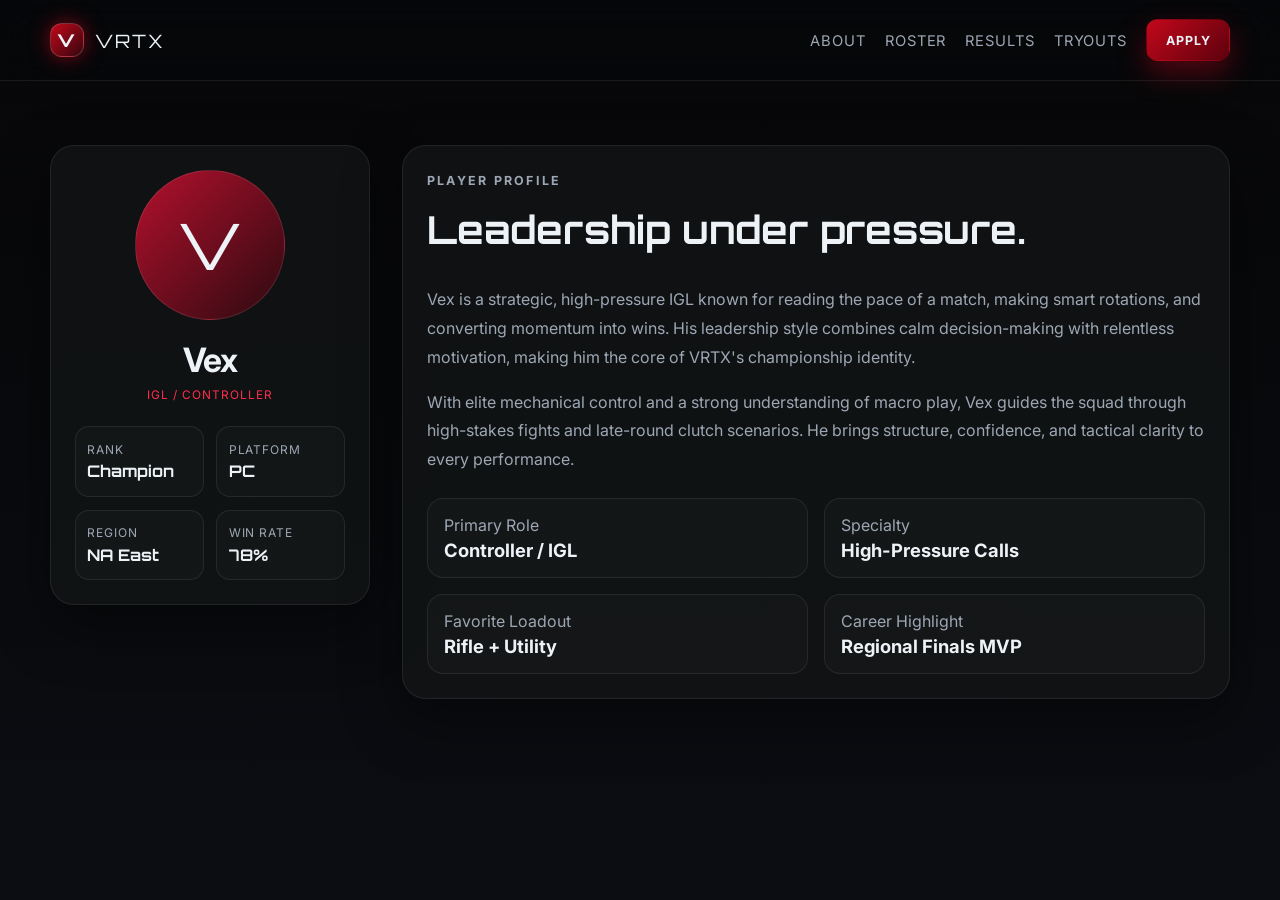
<file: player.html>
<!DOCTYPE html>
<html lang="en">
  <head>
    <meta charset="UTF-8" />
    <meta name="viewport" content="width=device-width, initial-scale=1.0" />
    <title>Vex | VRTX Esports</title>
    <link rel="preconnect" href="https://fonts.googleapis.com" />
    <link rel="preconnect" href="https://fonts.gstatic.com" crossorigin />
    <link
      href="https://fonts.googleapis.com/css2?family=Inter:wght@400;500;600;700;800;900&family=Orbitron:wght@500;700;800;900&display=swap"
      rel="stylesheet"
    />
    <link rel="stylesheet" href="styles.css" />
    <style>
      body {
        background: linear-gradient(180deg, #070708 0%, #0b0d12 100%);
      }

      .player-page {
        padding: 4rem 0 5rem;
      }

      .profile-shell {
        display: grid;
        grid-template-columns: 320px 1fr;
        gap: 2rem;
        align-items: start;
      }

      .profile-card,
      .info-card {
        background: rgba(17, 19, 21, 0.9);
        border: 1px solid var(--line);
        border-radius: 24px;
        box-shadow: var(--card-shadow);
      }

      .profile-card {
        padding: 1.5rem;
      }

      .profile-avatar {
        width: 150px;
        height: 150px;
        border-radius: 50%;
        display: grid;
        place-items: center;
        margin: 0 auto 1.2rem;
        background: linear-gradient(135deg, #b4102d, #2c0a10);
        font-family: "Orbitron", sans-serif;
        font-size: 4rem;
        border: 1px solid rgba(255,255,255,0.1);
      }

      .profile-card h1 {
        margin: 0;
        text-align: center;
        font-size: 2.1rem;
        letter-spacing: -0.03em;
      }

      .role-tag {
        display: block;
        text-align: center;
        margin-top: 0.5rem;
        color: var(--red-bright);
        letter-spacing: 0.08em;
        text-transform: uppercase;
        font-size: 0.74rem;
      }

      .profile-stats {
        display: grid;
        grid-template-columns: repeat(2, minmax(120px, 1fr));
        gap: 0.8rem;
        margin-top: 1.5rem;
      }

      .profile-stats div {
        padding: 0.9rem 0.7rem;
        border-radius: 14px;
        background: rgba(255,255,255,0.02);
        border: 1px solid var(--line);
      }

      .profile-stats span {
        color: var(--muted);
        display: block;
        margin-bottom: 0.3rem;
        font-size: 0.75rem;
        letter-spacing: 0.08em;
        text-transform: uppercase;
      }

      .profile-stats strong {
        font-family: "Orbitron", sans-serif;
      }

      .info-card {
        padding: 1.5rem;
      }

      .info-card h2 {
        margin-top: 0;
        font-size: clamp(1.8rem, 3vw, 2.4rem);
        font-family: "Orbitron", sans-serif;
      }

      .info-card p {
        color: var(--muted);
        line-height: 1.8;
      }

      .summary-grid {
        display: grid;
        grid-template-columns: repeat(2, minmax(180px, 1fr));
        gap: 1rem;
        margin-top: 1.5rem;
      }

      .summary-grid div {
        padding: 1rem;
        border: 1px solid var(--line);
        border-radius: 16px;
        background: rgba(255,255,255,0.02);
      }

      .summary-grid span {
        display: block;
        color: var(--muted);
        margin-bottom: 0.25rem;
      }

      .summary-grid strong {
        font-size: 1.15rem;
      }

      @media (max-width: 820px) {
        .profile-shell {
          grid-template-columns: 1fr;
        }
      }
    </style>
  </head>
  <body>
    <header class="site-header">
      <nav class="nav container">
        <a href="index.html" class="brand" aria-label="VRTX home">
          <span class="brand-mark">V</span>
          <span class="brand-text">VRTX</span>
        </a>
        <div class="nav-panel open">
          <ul class="nav-links">
            <li><a href="index.html#about">About</a></li>
            <li><a href="index.html#roster">Roster</a></li>
            <li><a href="index.html#results">Results</a></li>
            <li><a href="index.html#tryouts">Tryouts</a></li>
          </ul>
          <a href="index.html#tryouts" class="btn btn-primary small">Apply</a>
        </div>
      </nav>
    </header>

    <main class="player-page">
      <div class="container profile-shell">
        <aside class="profile-card">
          <div class="profile-avatar">V</div>
          <h1>Vex</h1>
          <span class="role-tag">IGL / Controller</span>

          <div class="profile-stats">
            <div>
              <span>Rank</span>
              <strong>Champion</strong>
            </div>
            <div>
              <span>Platform</span>
              <strong>PC</strong>
            </div>
            <div>
              <span>Region</span>
              <strong>NA East</strong>
            </div>
            <div>
              <span>Win Rate</span>
              <strong>78%</strong>
            </div>
          </div>
        </aside>

        <section class="info-card">
          <p class="eyebrow">PLAYER PROFILE</p>
          <h2>Leadership under pressure.</h2>
          <p>
            Vex is a strategic, high-pressure IGL known for reading the pace of a match,
            making smart rotations, and converting momentum into wins. His leadership style
            combines calm decision-making with relentless motivation, making him the core
            of VRTX's championship identity.
          </p>
          <p>
            With elite mechanical control and a strong understanding of macro play, Vex guides
            the squad through high-stakes fights and late-round clutch scenarios. He brings
            structure, confidence, and tactical clarity to every performance.
          </p>

          <div class="summary-grid">
            <div>
              <span>Primary Role</span>
              <strong>Controller / IGL</strong>
            </div>
            <div>
              <span>Specialty</span>
              <strong>High-Pressure Calls</strong>
            </div>
            <div>
              <span>Favorite Loadout</span>
              <strong>Rifle + Utility</strong>
            </div>
            <div>
              <span>Career Highlight</span>
              <strong>Regional Finals MVP</strong>
            </div>
          </div>
        </section>
      </div>
    </main>
  </body>
</html>
</file>
<file: styles.css>
* {
  box-sizing: border-box;
}

:root {
  --bg: #070708;
  --bg-soft: #111419;
  --panel: rgba(18, 19, 21, 0.88);
  --panel-strong: rgba(17, 17, 19, 0.96);
  --line: rgba(255, 255, 255, 0.08);
  --text: #edf2f7;
  --muted: #9da7b4;
  --red: #c2081b;
  --red-bright: #ff2e4d;
  --steel: #a7b0bb;
  --steel-strong: #dfe6ee;
  --shadow: rgba(194, 8, 27, 0.35);
  --card-shadow: 0 20px 60px rgba(0, 0, 0, 0.45);
  --radius: 18px;
  --container: 1180px;
}

html {
  scroll-behavior: smooth;
}

body {
  margin: 0;
  font-family: "Inter", sans-serif;
  background:
    radial-gradient(circle at top, rgba(194, 8, 27, 0.14), transparent 30%),
    linear-gradient(180deg, #050607 0%, #090b10 42%, #070709 100%);
  color: var(--text);
  min-height: 100vh;
  overflow-x: hidden;
}

img {
  max-width: 100%;
  display: block;
}

a {
  color: inherit;
  text-decoration: none;
}

button,
input,
select {
  font: inherit;
}

.noise {
  position: fixed;
  inset: 0;
  background-image: radial-gradient(rgba(255,255,255,0.08) 0.7px, transparent 0.7px);
  background-size: 12px 12px;
  opacity: 0.12;
  pointer-events: none;
  z-index: 0;
}

.bg-glow {
  position: fixed;
  width: 42rem;
  height: 42rem;
  filter: blur(120px);
  border-radius: 50%;
  pointer-events: none;
  z-index: 0;
  opacity: 0.25;
}

.glow-one {
  top: -12rem;
  right: -10rem;
  background: rgba(194, 8, 27, 0.75);
}

.glow-two {
  bottom: -8rem;
  left: -12rem;
  background: rgba(167, 176, 187, 0.3);
}

.container {
  width: min(var(--container), calc(100% - 2rem));
  margin: 0 auto;
  position: relative;
  z-index: 1;
}

.site-header {
  position: sticky;
  top: 0;
  z-index: 50;
  backdrop-filter: blur(18px);
  background: rgba(7, 8, 10, 0.7);
  border-bottom: 1px solid var(--line);
}

.nav {
  display: flex;
  align-items: center;
  justify-content: space-between;
  min-height: 80px;
}

.brand {
  display: inline-flex;
  align-items: center;
  gap: 0.7rem;
  font-family: "Orbitron", sans-serif;
  letter-spacing: 0.12em;
  text-transform: uppercase;
}

.brand-mark {
  display: inline-flex;
  align-items: center;
  justify-content: center;
  width: 2.1rem;
  height: 2.1rem;
  border-radius: 12px;
  background: linear-gradient(135deg, var(--red) 0%, #34060d 100%);
  border: 1px solid rgba(255,255,255,0.18);
  box-shadow: 0 0 20px rgba(194, 8, 27, 0.62);
  font-size: 1.1rem;
  font-weight: 800;
}

.brand-text {
  font-size: 1.15rem;
}

.nav-panel {
  display: flex;
  align-items: center;
  gap: 1.2rem;
}

.nav-links {
  display: flex;
  align-items: center;
  gap: 1.2rem;
  list-style: none;
  margin: 0;
  padding: 0;
}

.nav-links a {
  color: var(--muted);
  transition: color 0.2s ease;
  font-size: 0.92rem;
  letter-spacing: 0.06em;
  text-transform: uppercase;
}

.nav-links a:hover,
.nav-links a:focus-visible {
  color: var(--text);
}

.nav-toggle {
  display: none;
  width: 46px;
  height: 46px;
  border: 1px solid var(--line);
  background: transparent;
  border-radius: 12px;
  align-items: center;
  justify-content: center;
  flex-direction: column;
  gap: 4px;
  cursor: pointer;
}

.nav-toggle span {
  width: 18px;
  height: 2px;
  background: var(--text);
  display: block;
  border-radius: 2px;
}

.hero {
  padding: 5.5rem 0 3rem;
}

.hero-grid {
  display: grid;
  grid-template-columns: 1.2fr 0.8fr;
  align-items: center;
  gap: 2.5rem;
}

.eyebrow {
  font-size: 0.78rem;
  letter-spacing: 0.18em;
  text-transform: uppercase;
  color: var(--red-bright);
  margin: 0 0 0.8rem;
  font-weight: 700;
}

.hero h1 {
  margin: 0;
  font-family: "Orbitron", sans-serif;
  line-height: 0.96;
  text-transform: uppercase;
  letter-spacing: -0.05em;
  font-size: clamp(3rem, 6vw, 6.3rem);
  display: flex;
  flex-direction: column;
}

.line-one,
.line-two,
.line-three {
  display: block;
  text-shadow: 0 0 18px rgba(255, 61, 84, 0.4);
}

.line-two {
  color: var(--steel-strong);
}

.hero-text {
  margin-top: 1.6rem;
  max-width: 40rem;
  color: var(--muted);
  font-size: 1.06rem;
  line-height: 1.8;
}

.hero-actions {
  display: flex;
  flex-wrap: wrap;
  gap: 1rem;
  margin-top: 2rem;
}

.btn {
  display: inline-flex;
  align-items: center;
  justify-content: center;
  min-height: 52px;
  padding: 0.9rem 1.5rem;
  border-radius: 12px;
  font-weight: 700;
  letter-spacing: 0.08em;
  text-transform: uppercase;
  border: 1px solid transparent;
  transition: transform 0.2s ease, box-shadow 0.2s ease, border-color 0.2s ease;
}

.btn:hover,
.btn:focus-visible {
  transform: translateY(-2px);
}

.btn-primary {
  background: linear-gradient(135deg, var(--red) 0%, #5d010d 100%);
  box-shadow: 0 12px 28px rgba(194, 8, 27, 0.4);
}

.btn-secondary {
  background: rgba(255,255,255,0.03);
  border-color: rgba(255,255,255,0.08);
}

.btn-ghost {
  background: transparent;
  border-color: rgba(255,255,255,0.15);
}

.small {
  min-height: 42px;
  padding: 0.7rem 1.15rem;
  font-size: 0.78rem;
}

.hero-metrics {
  display: flex;
  flex-wrap: wrap;
  gap: 1.5rem;
  margin-top: 2.2rem;
}

.hero-metrics div {
  min-width: 105px;
}

.hero-metrics strong {
  display: block;
  font-size: clamp(1.5rem, 3vw, 2rem);
  font-family: "Orbitron", sans-serif;
  margin-bottom: 0.4rem;
}

.hero-metrics span {
  color: var(--muted);
  font-size: 0.8rem;
  text-transform: uppercase;
  letter-spacing: 0.08em;
}

.hero-visual {
  position: relative;
  display: flex;
  justify-content: center;
  align-items: center;
}

.logo-frame {
  position: relative;
  width: min(540px, 88vw);
  aspect-ratio: 1;
  display: grid;
  place-items: center;
  background: linear-gradient(135deg, rgba(255,255,255,0.04), rgba(255,255,255,0.01));
  border: 1px solid rgba(255,255,255,0.08);
  border-radius: 32px;
  overflow: hidden;
  box-shadow: var(--card-shadow);
}

.frame-glow {
  position: absolute;
  inset: 6%;
  background: radial-gradient(circle, rgba(194, 8, 27, 0.38), transparent 62%);
  filter: blur(25px);
}

.logo-mark {
  position: relative;
  z-index: 2;
  display: grid;
  place-items: center;
  width: 260px;
  height: 260px;
  border-radius: 32px;
  font-family: "Orbitron", sans-serif;
  font-size: clamp(6rem, 12vw, 11rem);
  font-weight: 900;
  background: linear-gradient(145deg, rgba(255,255,255,0.14), rgba(255,255,255,0.01));
  border: 1px solid rgba(255,255,255,0.12);
  box-shadow: 0 0 28px rgba(194, 8, 27, 0.25), inset 0 0 30px rgba(255,255,255,0.04);
  color: var(--steel-strong);
  text-shadow: 0 0 20px rgba(255, 82, 100, 0.3);
}

.logo-ring {
  position: absolute;
  border: 1px solid rgba(255, 255, 255, 0.1);
  border-radius: 50%;
}

.ring-one {
  width: 80%;
  height: 80%;
  border-color: rgba(194, 8, 27, 0.4);
  box-shadow: 0 0 30px rgba(194,8,27,0.18);
}

.ring-two {
  width: 55%;
  height: 55%;
  border-color: rgba(167, 176, 187, 0.5);
}

.countdown-section {
  padding: 1.5rem 0 0;
}

.countdown-box {
  display: flex;
  align-items: center;
  justify-content: space-between;
  gap: 1rem;
  padding: 1.5rem 1.8rem;
  border: 1px solid var(--line);
  border-radius: 20px;
  background: rgba(15, 17, 19, 0.8);
  box-shadow: var(--card-shadow);
}

.countdown-box h2 {
  margin: 0;
  font-size: clamp(1.4rem, 3vw, 2.1rem);
}

.countdown {
  display: flex;
  flex-wrap: wrap;
  gap: 1rem;
}

.countdown > div {
  min-width: 90px;
  text-align: center;
  padding: 0.8rem 0.9rem;
  border: 1px solid rgba(255,255,255,0.08);
  border-radius: 14px;
  background: rgba(255,255,255,0.02);
}

.countdown span {
  display: block;
  font-family: "Orbitron", sans-serif;
  font-size: 1.7rem;
}

.countdown small {
  color: var(--muted);
  letter-spacing: 0.08em;
  text-transform: uppercase;
  font-size: 0.7rem;
}

.section {
  padding: 6.5rem 0;
}

.alt-section {
  background: rgba(255,255,255,0.02);
  border-top: 1px solid var(--line);
  border-bottom: 1px solid var(--line);
}

.section-heading {
  margin-bottom: 2.2rem;
}

.section-heading h2 {
  margin: 0;
  font-family: "Orbitron", sans-serif;
  font-size: clamp(2rem, 4vw, 3.25rem);
  line-height: 1.1;
}

.left-align {
  margin-bottom: 1rem;
}

.about-grid {
  display: grid;
  grid-template-columns: 1.2fr 0.8fr;
  gap: 2.2rem;
  align-items: center;
}

.about-copy p {
  color: var(--muted);
  line-height: 1.9;
  margin: 0 0 1.2rem;
}

.about-list {
  display: grid;
  gap: 1.1rem;
  margin-top: 1.8rem;
}

.about-list div {
  display: flex;
  align-items: center;
  gap: 1rem;
  padding: 0.8rem 1rem;
  border-radius: 14px;
  background: rgba(255,255,255,0.02);
  border: 1px solid var(--line);
}

.about-list strong {
  font-size: 1.3rem;
  color: var(--red-bright);
  font-family: "Orbitron", sans-serif;
}

.about-panel {
  background: linear-gradient(180deg, rgba(194,8,27,0.08), rgba(255,255,255,0.02));
  border: 1px solid var(--line);
  border-radius: 24px;
  padding: 1.4rem;
  box-shadow: var(--card-shadow);
}

.card-grid {
  display: grid;
  grid-template-columns: repeat(2, minmax(120px, 1fr));
  gap: 1rem;
}

.mini-card {
  padding: 1.2rem 1rem;
  border-radius: 18px;
  border: 1px solid var(--line);
  background: rgba(15, 16, 18, 0.9);
}

.mini-card span {
  display: block;
  color: var(--muted);
  margin-bottom: 0.55rem;
  font-size: 0.8rem;
  letter-spacing: 0.08em;
  text-transform: uppercase;
}

.mini-card strong {
  font-size: 1.2rem;
  font-family: "Orbitron", sans-serif;
}

.roster-grid,
.media-grid,
.merch-grid,
.news-grid {
  display: grid;
  grid-template-columns: repeat(4, minmax(220px, 1fr));
  gap: 1.3rem;
}

.player-card,
.media-card,
.product-card,
.news-card {
  background: rgba(14, 15, 18, 0.9);
  border: 1px solid var(--line);
  border-radius: 22px;
  overflow: hidden;
  box-shadow: var(--card-shadow);
}

.player-card {
  padding: 1.2rem;
}

.player-head {
  display: flex;
  align-items: center;
  gap: 0.9rem;
  margin-bottom: 1.2rem;
}

.player-head h3 {
  margin: 0;
  font-size: 1.5rem;
}

.player-head span {
  color: var(--red-bright);
  font-size: 0.8rem;
  letter-spacing: 0.08em;
  text-transform: uppercase;
}

.avatar {
  width: 54px;
  height: 54px;
  border-radius: 50%;
  display: grid;
  place-items: center;
  font-family: "Orbitron", sans-serif;
  font-size: 1.4rem;
  font-weight: 800;
  border: 1px solid rgba(255,255,255,0.1);
  box-shadow: 0 0 20px rgba(255, 255, 255, 0.08);
}

.avatar-one {background: linear-gradient(135deg, #b4102d, #2c0a10);}
.avatar-two {background: linear-gradient(135deg, #1d2c4e, #4062a1);}
.avatar-three {background: linear-gradient(135deg, #424850, #7c8aa0);}
.avatar-four {background: linear-gradient(135deg, #4b0c13, #7c2d35);}

.player-meta {
  display: flex;
  justify-content: space-between;
  gap: 0.8rem;
  padding: 0.7rem 0;
  border-top: 1px solid var(--line);
  color: var(--muted);
}

.player-meta strong {
  color: var(--text);
  font-size: 0.92rem;
}

.player-links {
  display: flex;
  justify-content: space-between;
  gap: 0.5rem;
  margin-top: 1rem;
}

.player-links a {
  flex: 1;
  text-align: center;
  padding: 0.7rem 0.4rem;
  border-radius: 10px;
  border: 1px solid var(--line);
  background: rgba(255,255,255,0.02);
  color: var(--text);
  font-size: 0.78rem;
  letter-spacing: 0.08em;
  text-transform: uppercase;
}

.stats-grid {
  display: grid;
  grid-template-columns: repeat(4, minmax(180px, 1fr));
  gap: 1rem;
  margin-bottom: 2.2rem;
}

.stat-box {
  padding: 1.5rem 1rem;
  border: 1px solid var(--line);
  border-radius: 18px;
  background: rgba(255,255,255,0.02);
  text-align: center;
}

.stat-box strong {
  display: block;
  font-family: "Orbitron", sans-serif;
  font-size: clamp(1.8rem, 3vw, 2.7rem);
}

.stat-box span {
  color: var(--muted);
  text-transform: uppercase;
  letter-spacing: 0.09em;
  font-size: 0.74rem;
}

.results-grid {
  display: grid;
  grid-template-columns: repeat(2, minmax(280px, 1fr));
  gap: 1.2rem;
}

.result-panel {
  background: rgba(15, 17, 19, 0.9);
  border: 1px solid var(--line);
  border-radius: 20px;
  padding: 1.4rem;
}

.result-panel h3 {
  margin-top: 0;
  font-size: 1.3rem;
}

.match-list,
.standings-list,
.requirements {
  list-style: none;
  padding: 0;
  margin: 0;
}

.match-list li,
.standings-list li {
  display: flex;
  justify-content: space-between;
  gap: 0.8rem;
  padding: 0.8rem 0;
  border-top: 1px solid var(--line);
  color: var(--muted);
}

.match-list li:first-child,
.standings-list li:first-child {
  border-top: none;
}

.match-list b,
.standings-list b {
  color: var(--text);
}

.tryout-grid {
  display: grid;
  grid-template-columns: 0.9fr 1.1fr;
  gap: 2rem;
  align-items: start;
}

.requirements {
  margin-top: 1.5rem;
  display: grid;
  gap: 0.8rem;
  color: var(--muted);
}

.requirements li {
  display: flex;
  align-items: center;
  gap: 0.7rem;
}

.requirements li::before {
  content: "";
  display: inline-block;
  width: 10px;
  height: 10px;
  border-radius: 50%;
  background: var(--red-bright);
  box-shadow: 0 0 12px rgba(255,46,77,0.8);
}

.application-card {
  background: rgba(12, 13, 16, 0.9);
  border: 1px solid var(--line);
  border-radius: 22px;
  padding: 1.4rem;
}

.application-card h3 {
  margin: 0 0 1.3rem;
}

.field-grid {
  display: grid;
  grid-template-columns: repeat(2, minmax(180px, 1fr));
  gap: 1rem;
}

label {
  display: flex;
  flex-direction: column;
  color: var(--muted);
  gap: 0.45rem;
}

input,
select {
  width: 100%;
  min-height: 48px;
  border-radius: 12px;
  border: 1px solid var(--line);
  background: rgba(255,255,255,0.03);
  color: var(--text);
  padding: 0.78rem 0.9rem;
}

input::placeholder {
  color: rgba(237,242,247,0.5);
}

.tryout-form .btn {
  margin-top: 1rem;
  width: 100%;
}

.media-card {
  display: flex;
  flex-direction: column;
  min-height: 100%;
}

.media-thumb,
.product-visual {
  width: 100%;
  min-height: 230px;
  background-size: cover;
  background-position: center;
}

.thumb-one {background-image: linear-gradient(180deg, rgba(0,0,0,0.15), rgba(0,0,0,0.7)), url('https://images.unsplash.com/photo-1542751371-adc38448a05e?auto=format&fit=crop&w=1200&q=80');}
.thumb-two {background-image: linear-gradient(180deg, rgba(0,0,0,0.1), rgba(0,0,0,0.7)), url('https://images.unsplash.com/photo-1511512578047-dfb367046420?auto=format&fit=crop&w=1200&q=80');}
.thumb-three {background-image: linear-gradient(180deg, rgba(0,0,0,0.18), rgba(0,0,0,0.7)), url('https://images.unsplash.com/photo-1528819622761-6bcf032f1b7d?auto=format&fit=crop&w=1200&q=80');}

.media-info,
.product-info {
  padding: 1.2rem 1rem 1.35rem;
}

.media-info h3,
.product-info h3,
.news-card h3 {
  margin: 0 0 0.5rem;
}

.media-info p,
.product-info p,
.news-card p {
  color: var(--muted);
  margin: 0;
  line-height: 1.7;
}

.product-card {
  display: flex;
  flex-direction: column;
}

.product-one {background-image: linear-gradient(180deg, rgba(0,0,0,0.02), rgba(0,0,0,0.65)), url('https://images.unsplash.com/photo-1521572267360-ee0c2909d518?auto=format&fit=crop&w=1200&q=80');}
.product-two {background-image: linear-gradient(180deg, rgba(0,0,0,0.02), rgba(0,0,0,0.65)), url('https://images.unsplash.com/photo-1521572163474-6864f9cf17ab?auto=format&fit=crop&w=1200&q=80');}
.product-three {background-image: linear-gradient(180deg, rgba(0,0,0,0.06), rgba(0,0,0,0.7)), url('https://images.unsplash.com/photo-1521369909026-2afed882baee?auto=format&fit=crop&w=1200&q=80');}

.product-info span {
  display: inline-block;
  margin-top: 1rem;
  color: var(--red-bright);
  font-weight: 800;
  font-size: 1.1rem;
}

.news-card {
  padding: 1.25rem 1.15rem;
}

.news-tag {
  display: inline-flex;
  align-items: center;
  height: 30px;
  padding: 0 0.8rem;
  border-radius: 999px;
  background: rgba(194, 8, 27, 0.12);
  border: 1px solid rgba(255, 46, 77, 0.22);
  color: var(--red-bright);
  font-size: 0.7rem;
  letter-spacing: 0.08em;
  text-transform: uppercase;
  margin-bottom: 0.8rem;
}

.social-wrap {
  display: flex;
  align-items: center;
  justify-content: space-between;
  gap: 1rem;
}

.social-links {
  display: flex;
  flex-wrap: wrap;
  gap: 1rem;
}

.social-links a {
  padding: 0.9rem 1.2rem;
  border-radius: 12px;
  border: 1px solid var(--line);
  background: rgba(255,255,255,0.02);
  font-weight: 700;
  letter-spacing: 0.08em;
  text-transform: uppercase;
}

.site-footer {
  padding: 3rem 0 1.5rem;
  border-top: 1px solid var(--line);
  background: rgba(6, 7, 10, 0.8);
}

.footer-grid {
  display: grid;
  grid-template-columns: 1fr 1fr 1fr;
  gap: 1rem;
}

.footer-brand {
  margin-top: 0.8rem;
}

.site-footer h4 {
  margin: 0 0 0.8rem;
  font-size: 0.84rem;
  letter-spacing: 0.09em;
  text-transform: uppercase;
  color: var(--muted);
}

.site-footer ul {
  list-style: none;
  margin: 0;
  padding: 0;
  display: grid;
  gap: 0.5rem;
  color: var(--muted);
}

.footer-bottom {
  margin-top: 2rem;
  padding-top: 1rem;
  border-top: 1px solid var(--line);
  color: var(--muted);
  font-size: 0.9rem;
}

.reveal {
  opacity: 0;
  transform: translateY(25px);
  transition: opacity 0.7s ease, transform 0.7s ease;
}

.reveal.visible {
  opacity: 1;
  transform: translateY(0);
}

@media (max-width: 980px) {
  .hero-grid,
  .about-grid,
  .tryout-grid,
  .social-wrap,
  .footer-grid {
    grid-template-columns: 1fr;
  }

  .roster-grid,
  .media-grid,
  .merch-grid,
  .news-grid,
  .stats-grid {
    grid-template-columns: repeat(2, minmax(200px, 1fr));
  }

  .social-wrap {
    display: block;
  }

  .countdown-box {
    flex-direction: column;
    align-items: flex-start;
  }
}

@media (max-width: 780px) {
  .nav-toggle {
    display: flex;
  }

  .nav-panel {
    position: absolute;
    top: calc(100% + 0.7rem);
    right: 0;
    width: min(100%, 320px);
    background: rgba(13, 14, 16, 0.96);
    border: 1px solid var(--line);
    border-radius: 18px;
    flex-direction: column;
    align-items: stretch;
    padding: 1rem;
    gap: 0.75rem;
    opacity: 0;
    transform: translateY(-10px);
    pointer-events: none;
    transition: opacity 0.2s ease, transform 0.2s ease;
  }

  .nav-panel.open {
    opacity: 1;
    transform: translateY(0);
    pointer-events: auto;
  }

  .nav-links {
    flex-direction: column;
    align-items: flex-start;
  }

  .nav-panel .btn {
    width: 100%;
  }

  .hero {
    padding-top: 4.2rem;
  }

  .hero-actions {
    flex-direction: column;
    align-items: stretch;
  }

  .hero-actions .btn {
    width: 100%;
  }

  .field-grid,
  .roster-grid,
  .media-grid,
  .merch-grid,
  .news-grid,
  .stats-grid,
  .results-grid {
    grid-template-columns: 1fr;
  }
}

@media (prefers-reduced-motion: reduce) {
  html {
    scroll-behavior: auto;
  }

  .reveal {
    opacity: 1;
    transform: none;
    transition: none;
  }

  .btn,
  .nav-panel {
    transition: none;
  }
}
</file>
